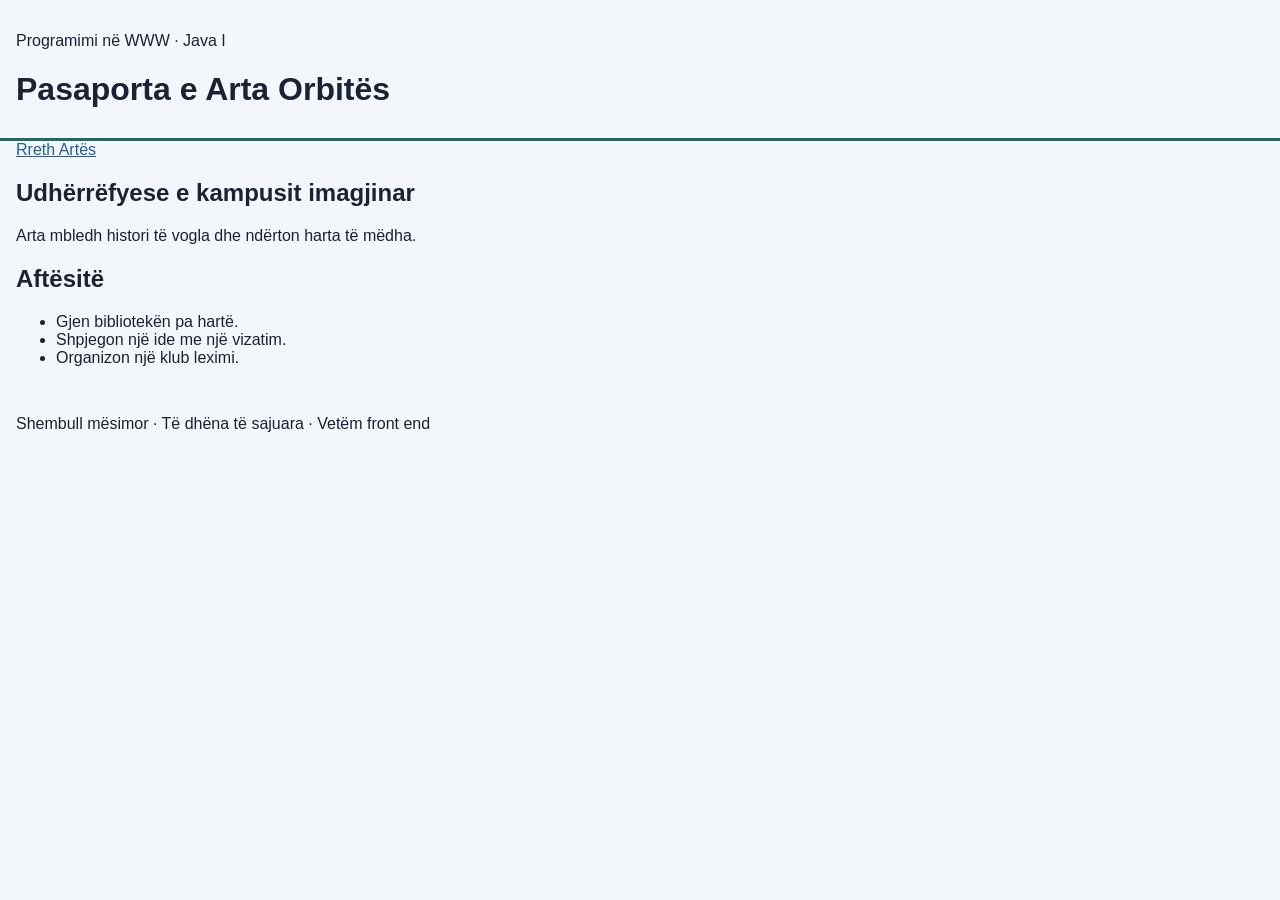
<file: JavaI/index.html>
<!DOCTYPE html>
<html lang="sq">
<head>
  <meta charset="UTF-8">
  <meta name="viewport" content="width=device-width, initial-scale=1.0">
  <title>Pasaporta e Arta Orbitës</title>
  <link rel="stylesheet" href="style.css">
</head>
<body>
  <header>
    <p>Programimi në WWW · Java I</p>
    <h1>Pasaporta e Arta Orbitës</h1>
  </header>
  <main>
    <nav>
      <a href="rreth.html">Rreth Artës</a>
    </nav>
    <h2>Udhërrëfyese e kampusit imagjinar</h2>
    <p>Arta mbledh histori të vogla dhe ndërton harta të mëdha.</p>
    <h2>Aftësitë</h2>
    <ul>
      <li>Gjen bibliotekën pa hartë.</li>
      <li>Shpjegon një ide me një vizatim.</li>
      <li>Organizon një klub leximi.</li>
    </ul>
  </main>
  <footer>
    <p>Shembull mësimor · Të dhëna të sajuara · Vetëm front end</p>
  </footer>
</body>
</html>
</file>
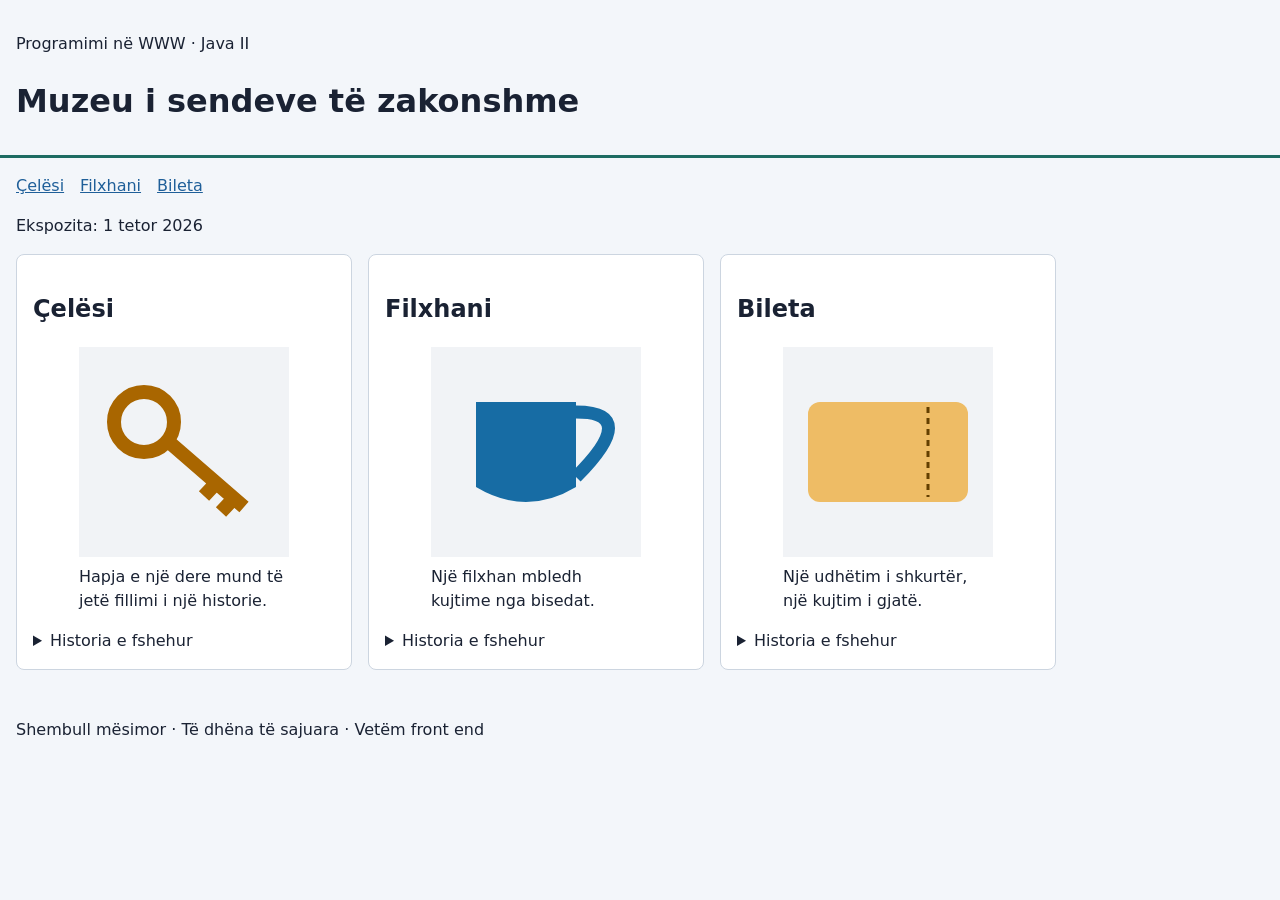
<file: JavaII/index.html>
<!doctype html>
<html lang="sq">
  <head>
    <meta charset="UTF-8" />
    <meta name="viewport" content="width=device-width, initial-scale=1" />
    <title>Muzeu i sendeve të zakonshme</title>
    <link rel="stylesheet" href="style.css" />
  </head>
  <body>
    <a class="skip" href="#main">Kalo te përmbajtja</a>
    <header>
      <p>Programimi në WWW · Java II</p>
      <h1>Muzeu i sendeve të zakonshme</h1>
    </header>
    <main id="main">
      <nav aria-label="Sendet e ekspozitës">
        <ul>
          <li><a href="#celesi">Çelësi</a></li>
          <li><a href="#filxhani">Filxhani</a></li>
          <li><a href="#bileta">Bileta</a></li>
        </ul>
      </nav>
      <p>Ekspozita: <time datetime="2026-10-01">1 tetor 2026</time></p>

      <section class="galeria" aria-label="Sendet e muzeut">
        <article id="celesi" class="karta">
          <h2>Çelësi</h2>
          <figure>
            <img src="celesi.svg" alt="Çelës i vjetër ngjyrë bronzi me kokë të rrumbullakët" width="210" height="210" />
            <figcaption>Hapja e një dere mund të jetë fillimi i një historie.</figcaption>
          </figure>
          <details>
            <summary>Historia e fshehur</summary>
            <p>Ky çelës u gjet në xhepin e një palltoje të harruar në bibliotekë. Askush nuk e di cilën derë hap.</p>
          </details>
        </article>

        <article id="filxhani" class="karta">
          <h2>Filxhani</h2>
          <figure>
            <img src="filxhani.svg" alt="Filxhan blu me dorezë të rrumbullakët" width="210" height="210" />
            <figcaption>Një filxhan mbledh kujtime nga bisedat.</figcaption>
          </figure>
          <details>
            <summary>Historia e fshehur</summary>
            <p>Nga ky filxhan u pi çaji i parë i klubit të leximit. Që atëherë, çdo takim nis me të.</p>
          </details>
        </article>

        <article id="bileta" class="karta">
          <h2>Bileta</h2>
          <figure>
            <img src="bileta.svg" alt="Biletë e verdhë me vijë të ndërprerë për t'u shqyer" width="210" height="210" />
            <figcaption>Një udhëtim i shkurtër, një kujtim i gjatë.</figcaption>
          </figure>
          <details>
            <summary>Historia e fshehur</summary>
            <p>Bileta e një treni të mbrëmjes drejt detit. Pjesa e shqyer mbeti te kontrollori.</p>
          </details>
        </article>
      </section>
    </main>
    <footer>Shembull mësimor · Të dhëna të sajuara · Vetëm front end</footer>
  </body>
</html>
</file>
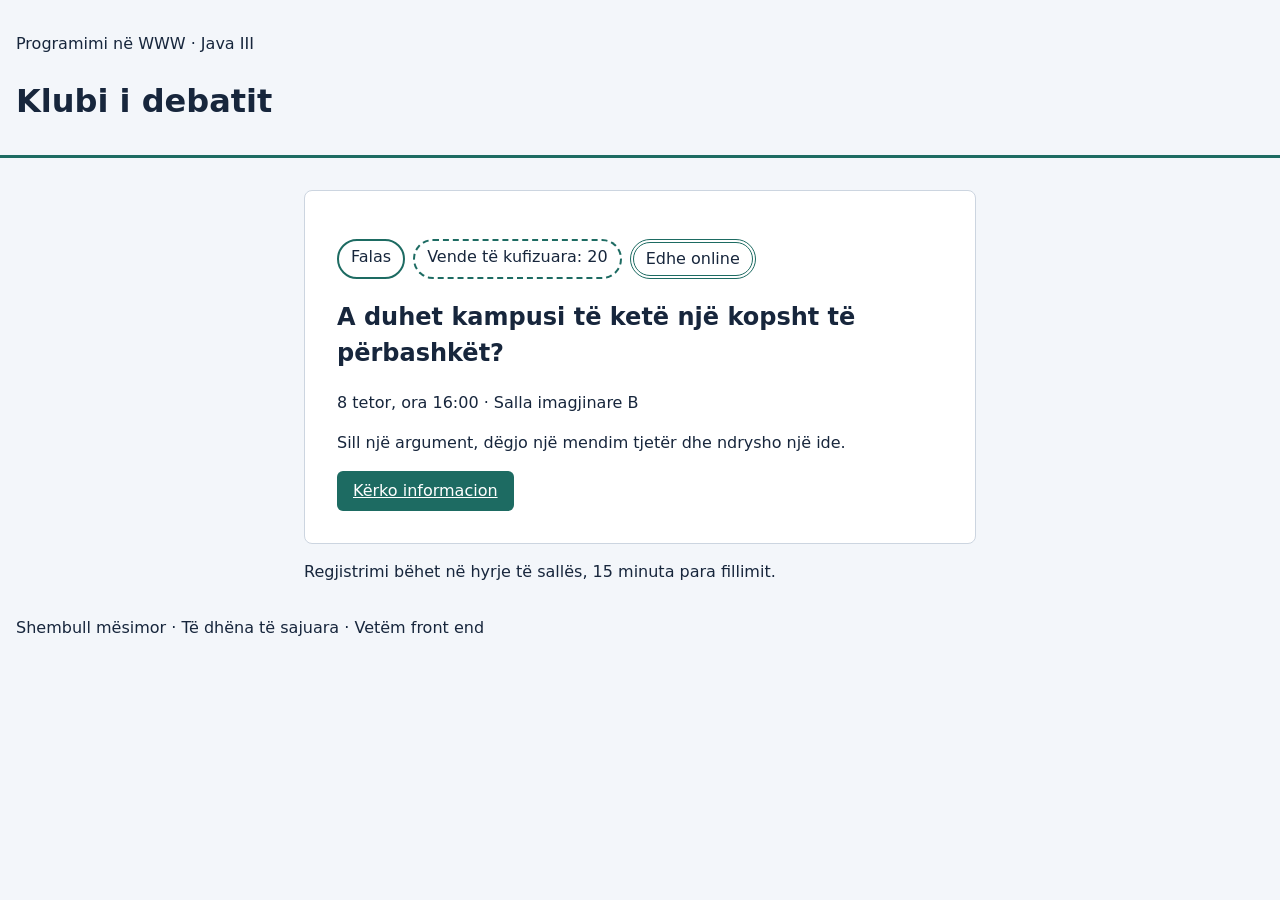
<file: JavaIII/index.html>
<!doctype html>
<html lang="sq">
  <head>
    <meta charset="UTF-8" />
    <meta name="viewport" content="width=device-width, initial-scale=1" />
    <title>Klubi i debatit</title>
    <link rel="stylesheet" href="style.css" />
    <link rel="stylesheet" href="gabime.css" />
  </head>
  <body>
    <a class="skip" href="#main">Kalo te përmbajtja</a>
    <header class="koka">
      <p>Programimi në WWW · Java III</p>
      <h1>Klubi i debatit</h1>
    </header>
    <main id="main">
      <article id="poster" class="poster">
        <ul class="etiketat" aria-label="Informata për hyrjen">
          <li class="etiketa etiketa--falas">Falas</li>
          <li class="etiketa etiketa--kufizuar">Vende të kufizuara: 20</li>
          <li class="etiketa etiketa--online">Edhe online</li>
        </ul>
        <h2>A duhet kampusi të ketë një kopsht të përbashkët?</h2>
        <p><time datetime="2026-10-08T16:00">8 tetor, ora 16:00</time> · Salla imagjinare B</p>
        <p>Sill një argument, dëgjo një mendim tjetër dhe ndrysho një ide.</p>
        <a class="butoni" href="#regjistrimi">Kërko informacion</a>
      </article>
      <p id="regjistrimi" class="shenim">Regjistrimi bëhet në hyrje të sallës, 15 minuta para fillimit.</p>
    </main>
    <footer>Shembull mësimor · Të dhëna të sajuara · Vetëm front end</footer>
  </body>
</html>
</file>
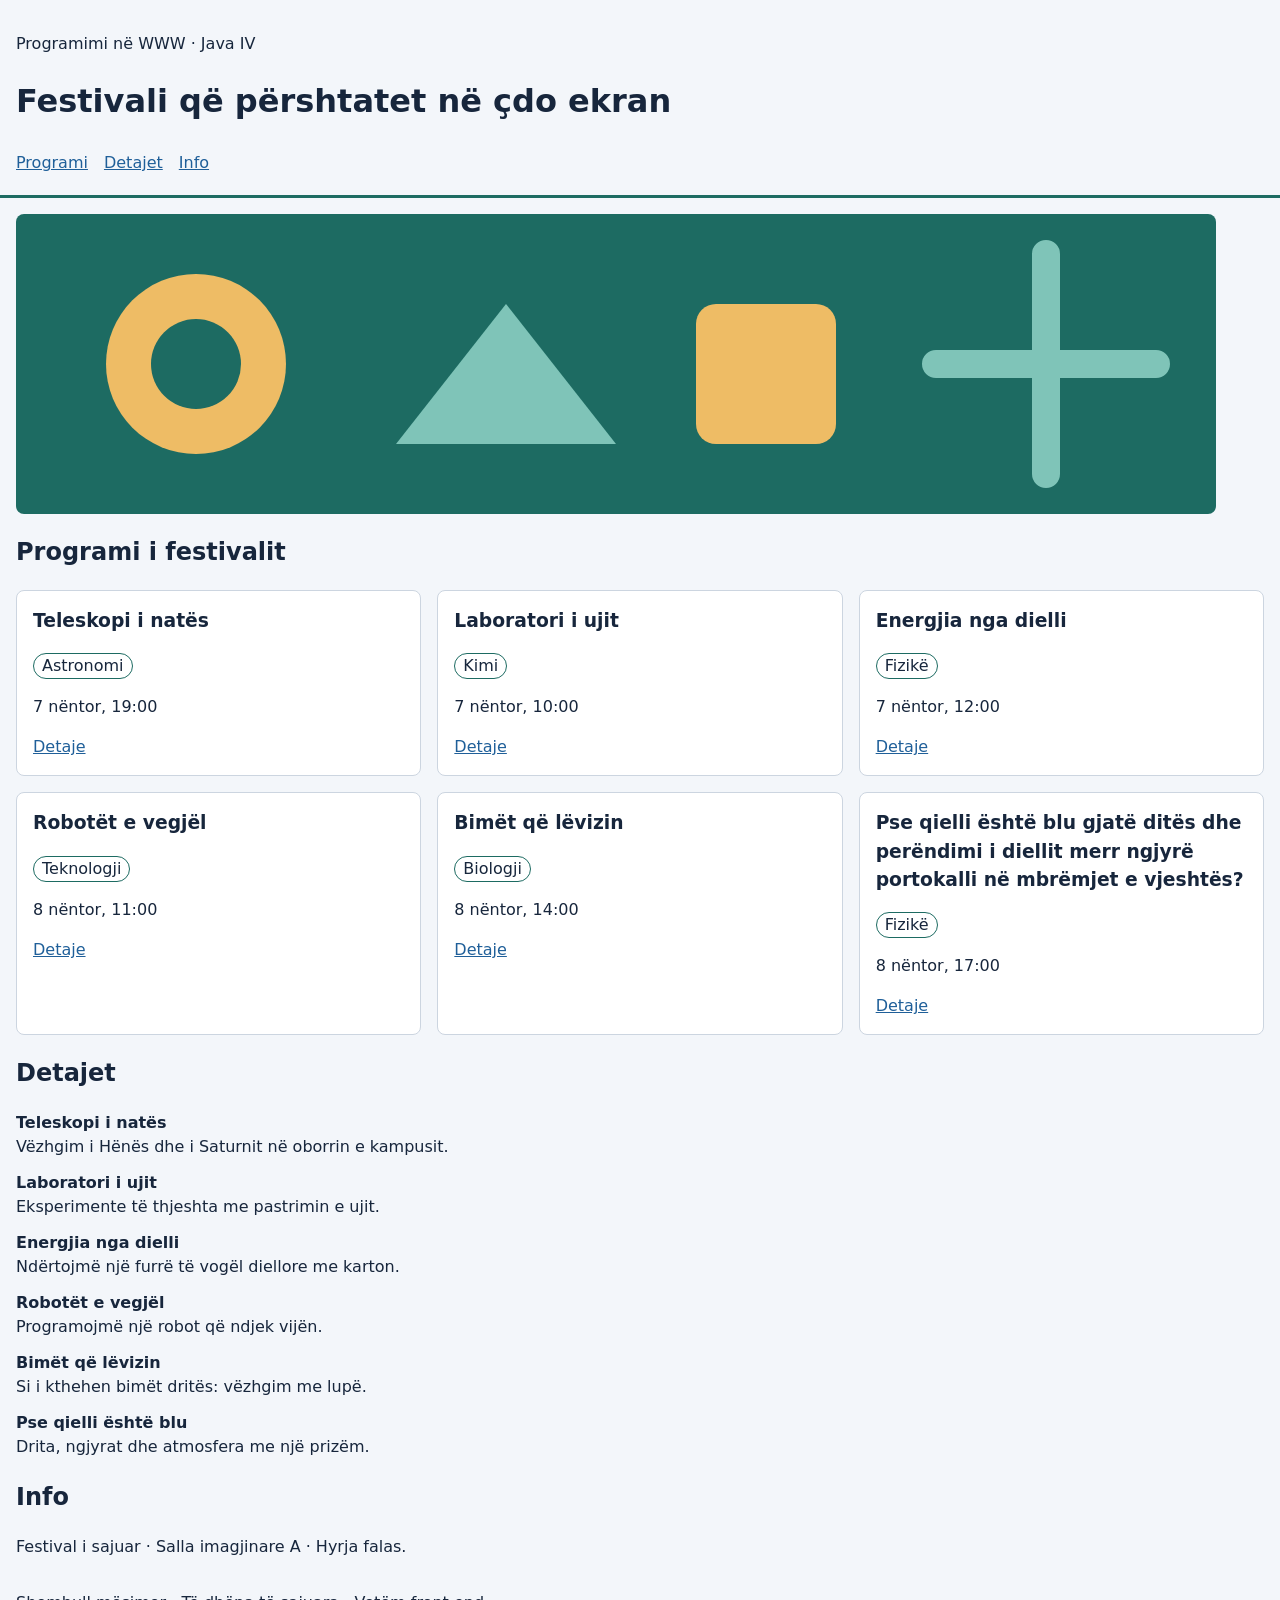
<file: JavaIV/index.html>
<!doctype html>
<html lang="sq">
  <head>
    <meta charset="UTF-8" />
    <meta name="viewport" content="width=device-width, initial-scale=1" />
    <title>Festivali që përshtatet në çdo ekran</title>
    <link rel="stylesheet" href="style.css" />
  </head>
  <body>
    <a class="skip" href="#main">Kalo te përmbajtja</a>
    <header class="koka">
      <p>Programimi në WWW · Java IV</p>
      <h1>Festivali që përshtatet në çdo ekran</h1>
      <nav aria-label="Menuja kryesore">
        <ul class="menuja">
          <li><a href="#programi">Programi</a></li>
          <li><a href="#detajet">Detajet</a></li>
          <li><a href="#info">Info</a></li>
        </ul>
      </nav>
    </header>
    <main id="main">
      <img class="banner" src="festivali.svg" alt="Figura gjeometrike me ngjyra që simbolizojnë festivalin shkencor" width="1200" height="300" />

      <section id="programi">
        <h2>Programi i festivalit</h2>
        <div class="kartat">
          <article class="karta">
            <h3>Teleskopi i natës</h3>
            <p class="kategoria">Astronomi</p>
            <p><time datetime="2026-11-07T19:00">7 nëntor, 19:00</time></p>
            <a href="#d-teleskopi">Detaje</a>
          </article>
          <article class="karta">
            <h3>Laboratori i ujit</h3>
            <p class="kategoria">Kimi</p>
            <p><time datetime="2026-11-07T10:00">7 nëntor, 10:00</time></p>
            <a href="#d-uji">Detaje</a>
          </article>
          <article class="karta">
            <h3>Energjia nga dielli</h3>
            <p class="kategoria">Fizikë</p>
            <p><time datetime="2026-11-07T12:00">7 nëntor, 12:00</time></p>
            <a href="#d-energjia">Detaje</a>
          </article>
          <article class="karta">
            <h3>Robotët e vegjël</h3>
            <p class="kategoria">Teknologji</p>
            <p><time datetime="2026-11-08T11:00">8 nëntor, 11:00</time></p>
            <a href="#d-robotet">Detaje</a>
          </article>
          <article class="karta">
            <h3>Bimët që lëvizin</h3>
            <p class="kategoria">Biologji</p>
            <p><time datetime="2026-11-08T14:00">8 nëntor, 14:00</time></p>
            <a href="#d-bimet">Detaje</a>
          </article>
          <article class="karta">
            <h3>Pse qielli është blu gjatë ditës dhe perëndimi i diellit merr ngjyrë portokalli në mbrëmjet e vjeshtës?</h3>
            <p class="kategoria">Fizikë</p>
            <p><time datetime="2026-11-08T17:00">8 nëntor, 17:00</time></p>
            <a href="#d-qielli">Detaje</a>
          </article>
        </div>
      </section>

      <section id="detajet">
        <h2>Detajet</h2>
        <dl>
          <dt id="d-teleskopi">Teleskopi i natës</dt>
          <dd>Vëzhgim i Hënës dhe i Saturnit në oborrin e kampusit.</dd>
          <dt id="d-uji">Laboratori i ujit</dt>
          <dd>Eksperimente të thjeshta me pastrimin e ujit.</dd>
          <dt id="d-energjia">Energjia nga dielli</dt>
          <dd>Ndërtojmë një furrë të vogël diellore me karton.</dd>
          <dt id="d-robotet">Robotët e vegjël</dt>
          <dd>Programojmë një robot që ndjek vijën.</dd>
          <dt id="d-bimet">Bimët që lëvizin</dt>
          <dd>Si i kthehen bimët dritës: vëzhgim me lupë.</dd>
          <dt id="d-qielli">Pse qielli është blu</dt>
          <dd>Drita, ngjyrat dhe atmosfera me një prizëm.</dd>
        </dl>
      </section>

      <section id="info">
        <h2>Info</h2>
        <p>Festival i sajuar · Salla imagjinare A · Hyrja falas.</p>
      </section>
    </main>
    <footer>Shembull mësimor · Të dhëna të sajuara · Vetëm front end</footer>
  </body>
</html>
</file>
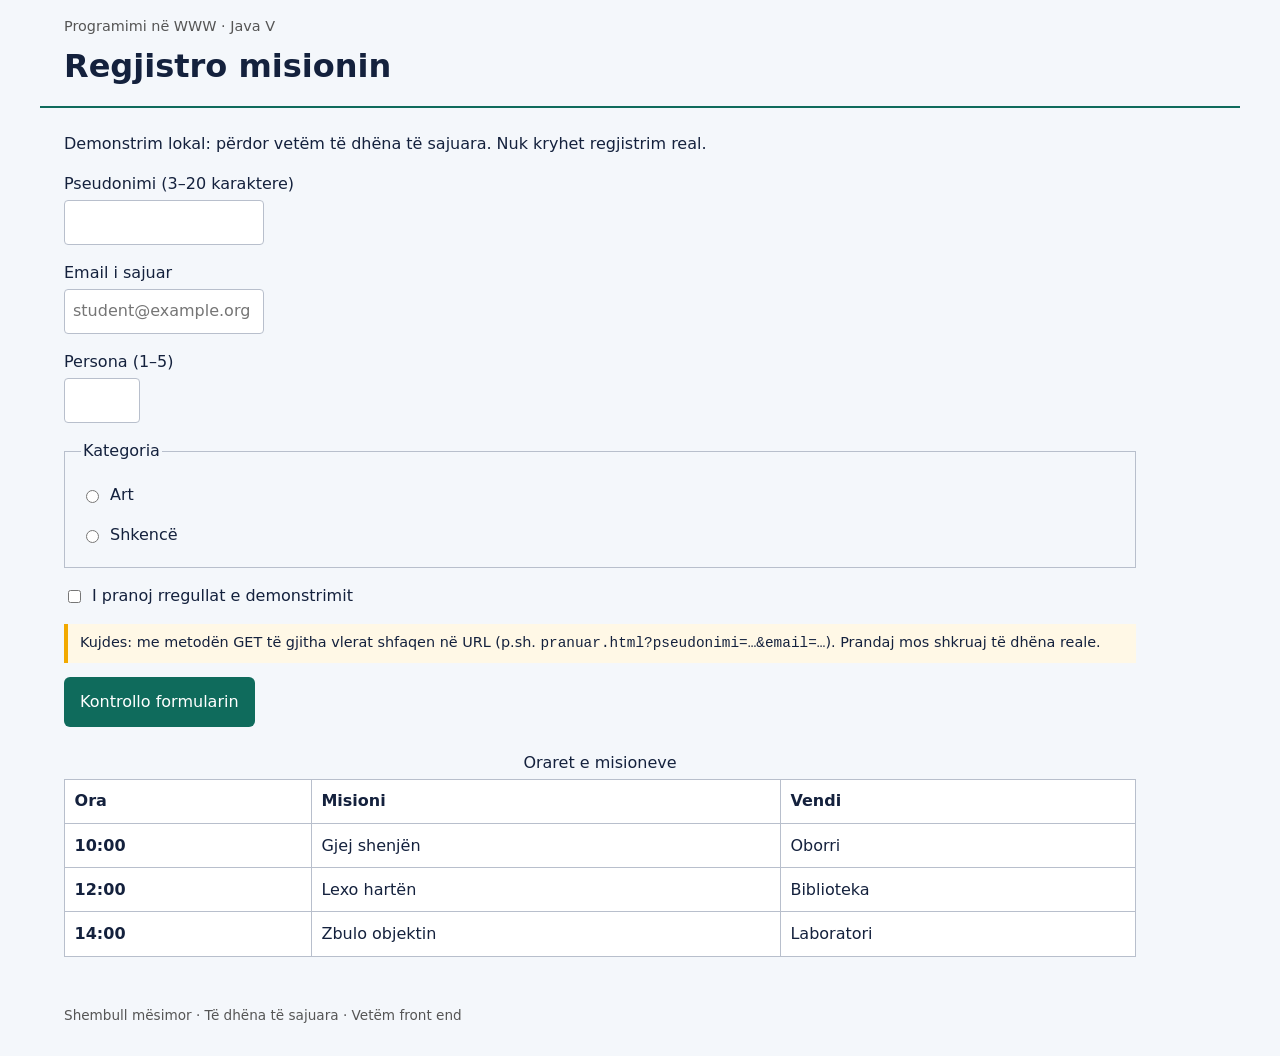
<file: Fillimi_JavaV/Fillimi/index.html>
<!doctype html>
<html lang="sq">
  <head>
    <meta charset="UTF-8" />
    <meta name="viewport" content="width=device-width, initial-scale=1" />
    <title>Formulari i misionit sekret</title>
    <link rel="stylesheet" href="style.css" />
  </head>
  <body>
    <a class="skip" href="#main">Kalo te përmbajtja</a>
    <header>
      <p>Programimi në WWW · Java V</p>
      <h1>Regjistro misionin</h1>
    </header>

    <main id="main">
      <p class="shenim">
        Demonstrim lokal: përdor vetëm të dhëna të sajuara. Nuk kryhet regjistrim real.
      </p>

      <!-- method="get": vlerat dërgohen në URL te pranuar.html; asgjë nuk ruhet në server. -->
      <form action="pranuar.html" method="get">
        <p>
          <label for="pseudonimi">Pseudonimi (3–20 karaktere)</label>
          <input
            type="text"
            id="pseudonimi"
            name="pseudonimi"
            required
            minlength="3"
            maxlength="20"
            autocomplete="off"
          />
        </p>

        <p>
          <label for="email">Email i sajuar</label>
          <input
            type="email"
            id="email"
            name="email"
            required
            placeholder="student@example.org"
          />
        </p>

        <p>
          <label for="persona">Persona (1–5)</label>
          <input
            type="number"
            id="persona"
            name="persona"
            required
            min="1"
            max="5"
            step="1"
            class="i-shkurter"
          />
        </p>

        <fieldset>
          <legend>Kategoria</legend>
          <p>
            <input type="radio" id="kat-art" name="kategoria" value="Art" required />
            <label for="kat-art">Art</label>
          </p>
          <p>
            <input type="radio" id="kat-shkence" name="kategoria" value="Shkencë" />
            <label for="kat-shkence">Shkencë</label>
          </p>
        </fieldset>

        <p>
          <input type="checkbox" id="rregullat" name="rregullat" value="po" required />
          <label for="rregullat">I pranoj rregullat e demonstrimit</label>
        </p>

        <p class="kujdes">
          Kujdes: me metodën GET të gjitha vlerat shfaqen në URL (p.sh.
          <code>pranuar.html?pseudonimi=…&amp;email=…</code>). Prandaj mos shkruaj të dhëna reale.
        </p>

        <button type="submit">Kontrollo formularin</button>
      </form>

      <table>
        <caption>Oraret e misioneve</caption>
        <thead>
          <tr>
            <th scope="col">Ora</th>
            <th scope="col">Misioni</th>
            <th scope="col">Vendi</th>
          </tr>
        </thead>
        <tbody>
          <tr>
            <th scope="row">10:00</th>
            <td>Gjej shenjën</td>
            <td>Oborri</td>
          </tr>
          <tr>
            <th scope="row">12:00</th>
            <td>Lexo hartën</td>
            <td>Biblioteka</td>
          </tr>
          <tr>
            <th scope="row">14:00</th>
            <td>Zbulo objektin</td>
            <td>Laboratori</td>
          </tr>
        </tbody>
      </table>
    </main>

    <footer>Shembull mësimor · Të dhëna të sajuara · Vetëm front end</footer>
  </body>
</html>
</file>
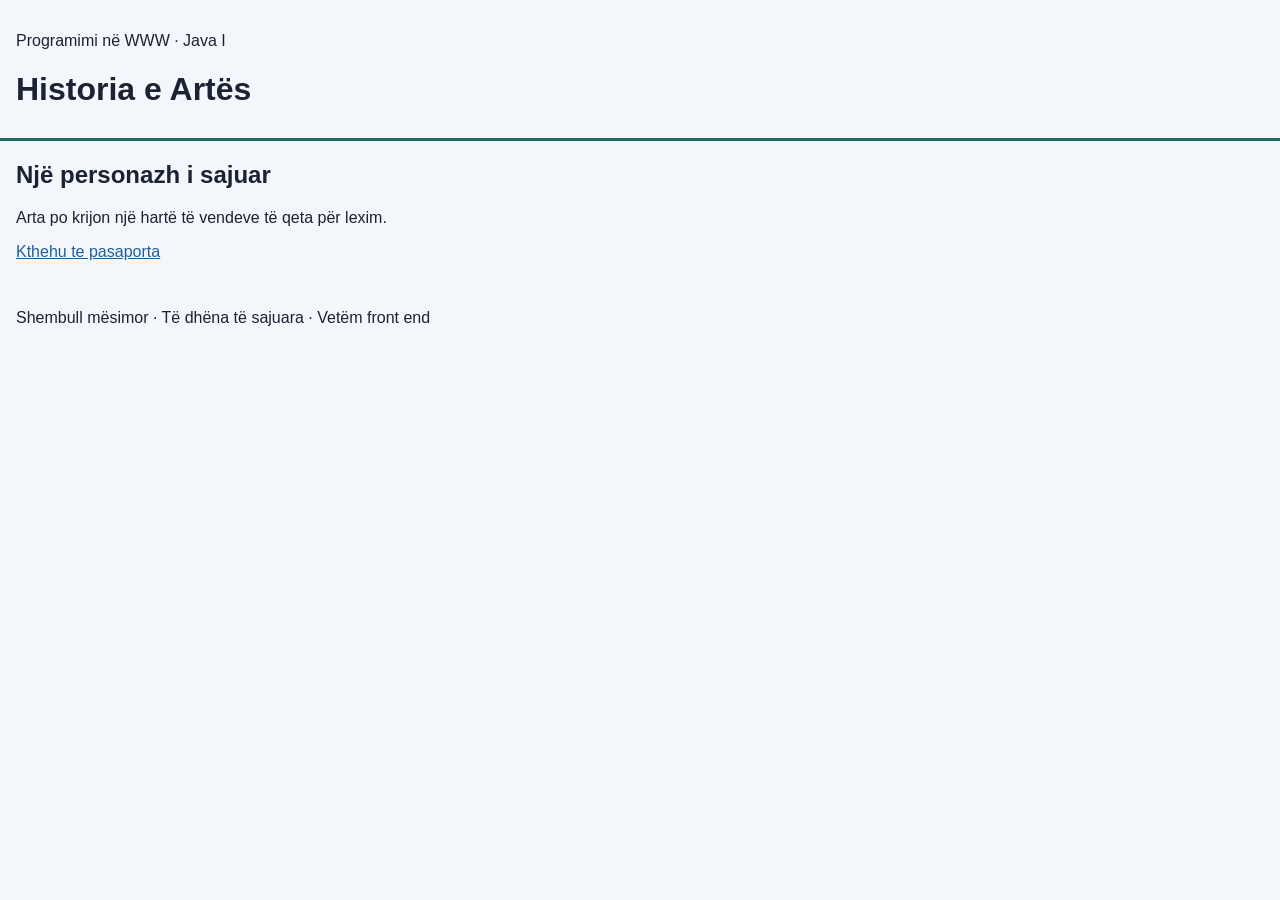
<file: JavaI/rreth.html>
<!DOCTYPE html>
<html lang="sq">
<head>
  <meta charset="UTF-8">
  <meta name="viewport" content="width=device-width, initial-scale=1.0">
  <title>Historia e Artës</title>
  <link rel="stylesheet" href="style.css">
</head>
<body>
  <header>
    <p>Programimi në WWW · Java I</p>
    <h1>Historia e Artës</h1>
  </header>
  <main>
    <h2>Një personazh i sajuar</h2>
    <p>Arta po krijon një hartë të vendeve të qeta për lexim.</p>
    <p><a href="index.html">Kthehu te pasaporta</a></p>
  </main>
  <footer>
    <p>Shembull mësimor · Të dhëna të sajuara · Vetëm front end</p>
  </footer>
</body>
</html>
</file>
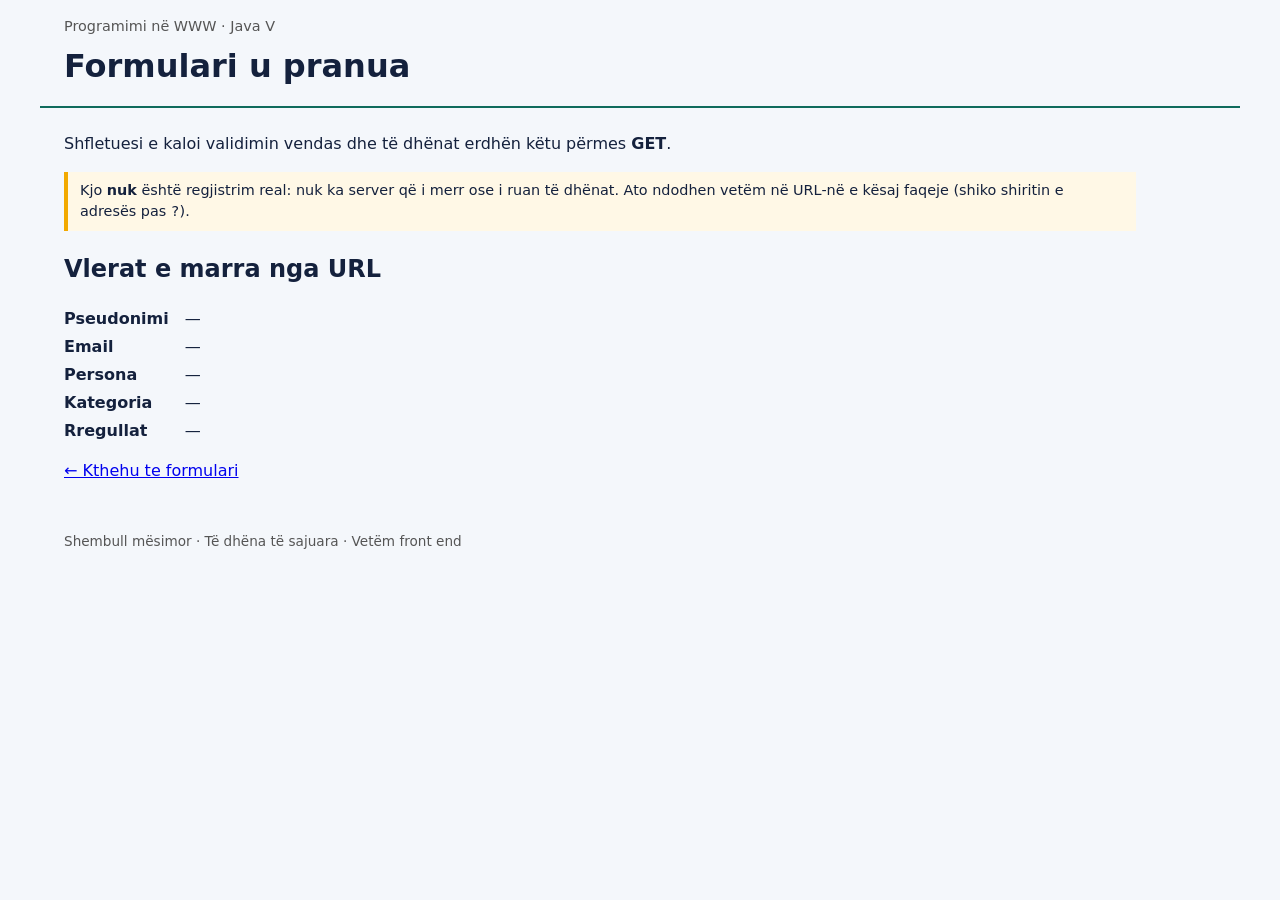
<file: Fillimi_JavaV/Fillimi/pranuar.html>
<!doctype html>
<html lang="sq">
  <head>
    <meta charset="UTF-8" />
    <meta name="viewport" content="width=device-width, initial-scale=1" />
    <title>Formulari u pranua</title>
    <link rel="stylesheet" href="style.css" />
  </head>
  <body>
    <a class="skip" href="#main">Kalo te përmbajtja</a>
    <header>
      <p>Programimi në WWW · Java V</p>
      <h1>Formulari u pranua</h1>
    </header>

    <main id="main">
      <p>
        Shfletuesi e kaloi validimin vendas dhe të dhënat erdhën këtu përmes
        <strong>GET</strong>.
      </p>
      <p class="kujdes">
        Kjo <strong>nuk</strong> është regjistrim real: nuk ka server që i merr ose i ruan të
        dhënat. Ato ndodhen vetëm në URL-në e kësaj faqeje (shiko shiritin e adresës pas
        <code>?</code>).
      </p>

      <h2>Vlerat e marra nga URL</h2>
      <dl id="vlerat">
        <dt>Pseudonimi</dt><dd data-emri="pseudonimi">—</dd>
        <dt>Email</dt><dd data-emri="email">—</dd>
        <dt>Persona</dt><dd data-emri="persona">—</dd>
        <dt>Kategoria</dt><dd data-emri="kategoria">—</dd>
        <dt>Rregullat</dt><dd data-emri="rregullat">—</dd>
      </dl>

      <p><a href="index.html">← Kthehu te formulari</a></p>
    </main>

    <footer>Shembull mësimor · Të dhëna të sajuara · Vetëm front end</footer>

    <script>
      // Lexon parametrat GET dhe i shfaq si tekst (textContent, jo innerHTML).
      const params = new URLSearchParams(window.location.search);
      document.querySelectorAll("[data-emri]").forEach((dd) => {
        const vlera = params.get(dd.dataset.emri);
        if (vlera) dd.textContent = vlera;
      });
    </script>
  </body>
</html>
</file>
<file: JavaI/style.css>
body {
  margin: 0;
  font-family: "Segoe UI", Arial, sans-serif;
  background: #f3f6fa;
  color: #1a2233;
}
header {
  padding: 1rem 1rem 0.5rem;
  border-bottom: 3px solid #1d6b62;
}
main, footer {
  padding: 0 1rem;
}
footer {
  margin-top: 3rem;
}
a {
  color: #1f5f99;
}
</file>
<file: JavaII/style.css>
* {
  box-sizing: border-box;
}
body {
  margin: 0;
  font-family: system-ui, "Segoe UI", Arial, sans-serif;
  background: #f3f6fa;
  color: #1a2233;
  line-height: 1.5;
}
.skip {
  position: absolute;
  left: -999px;
}
.skip:focus {
  left: 1rem;
  top: 1rem;
  padding: 0.5rem;
  background: #fff;
}
header {
  padding: 1rem 1rem 0.5rem;
  border-bottom: 3px solid #1d6b62;
}
main,
footer {
  padding: 0 1rem;
}
footer {
  margin: 3rem 0 1rem;
}
a {
  color: #1f5f99;
}
nav ul {
  display: flex;
  gap: 1rem;
  padding: 0;
  list-style: none;
}
.galeria {
  display: grid;
  grid-template-columns: repeat(auto-fit, minmax(240px, 1fr));
  gap: 1rem;
  max-width: 1040px;
}
.karta {
  padding: 1rem;
  background: #fff;
  border: 1px solid #ccd5e0;
  border-radius: 8px;
}
figure {
  margin: 0 auto;
  max-width: 210px;
}
img {
  display: block;
  max-width: 100%;
  height: auto;
  background: #f1f3f6;
}
figcaption {
  margin-top: 0.5rem;
}
details {
  margin-top: 1rem;
}
summary {
  cursor: pointer;
}
</file>
<file: JavaIII/style.css>
:root {
  --ngjyra-teksti: #17263c;
  --ngjyra-sfondi: #f3f6fa;
  --ngjyra-paneli: #fff;
  --ngjyra-kryesore: #1d6b62;
  --ngjyra-kufiri: #ccd5e0;
  --ngjyra-fokusi: #e08a00;
  --hapesire-s: 0.5rem;
  --hapesire-m: 1rem;
  --hapesire-l: 2rem;
  --rrumbullakimi: 8px;
}
* {
  box-sizing: border-box;
}
body {
  margin: 0;
  font-family: system-ui, "Segoe UI", Arial, sans-serif;
  line-height: 1.5;
  color: var(--ngjyra-teksti);
  background: var(--ngjyra-sfondi);
}
.skip {
  position: absolute;
  left: -999px;
}
.skip:focus {
  left: var(--hapesire-m);
  top: var(--hapesire-m);
  padding: var(--hapesire-s);
  background: var(--ngjyra-paneli);
}
.koka {
  padding: var(--hapesire-m) var(--hapesire-m) var(--hapesire-s);
  border-bottom: 3px solid var(--ngjyra-kryesore);
}
main,
footer {
  padding: var(--hapesire-l) var(--hapesire-m) 0;
}
.poster {
  max-width: 42rem;
  margin: 0 auto;
  padding: var(--hapesire-l);
  background: var(--ngjyra-paneli);
  border: 1px solid var(--ngjyra-kufiri);
  border-radius: var(--rrumbullakimi);
}
.etiketat {
  display: flex;
  flex-wrap: wrap;
  gap: var(--hapesire-s);
  padding: 0;
  list-style: none;
}
.etiketa {
  padding: 0.25rem 0.75rem;
  border: 2px solid var(--ngjyra-kryesore);
  border-radius: 999px;
}
/* Etiketat dallohen edhe me tekst e me stil të kufirit, jo vetëm me ngjyrë. */
.etiketa--kufizuar {
  border-style: dashed;
}
.etiketa--online {
  border-style: double;
  border-width: 4px;
}
.butoni {
  display: inline-block;
  padding: var(--hapesire-s) var(--hapesire-m);
  color: #fff;
  background: var(--ngjyra-kryesore);
  border-radius: 6px;
}
.butoni:hover {
  background: #14524b;
}
a:focus-visible {
  outline: 3px solid var(--ngjyra-fokusi);
  outline-offset: 3px;
}
.shenim {
  max-width: 42rem;
  margin: var(--hapesire-m) auto 0;
}
</file>
<file: JavaIII/gabime.css>
/* Diagnoza:
   1. #poster (ID) ka specifikë më të lartë se .poster (klasë), prandaj
      color: white fitonte mbi color: #17263c → tekst i bardhë mbi sfond të bardhë.
   2. width: 700px + padding 80px në të dy anët = 860px > 360px → paneli dilte nga ekrani.
   Riparimi (pa !important): rregulli me ID u hoq, ngjyrat mbesin te .poster,
   ndërsa gjerësia u bë fleksibile me max-width dhe box-sizing: border-box. */
.poster {
  color: var(--ngjyra-teksti);
  background: var(--ngjyra-paneli);
  width: 100%;
  max-width: 42rem;
}
@media (max-width: 400px) {
  .poster {
    padding: var(--hapesire-m);
  }
}
</file>
<file: JavaIV/style.css>
:root {
  --teksti: #17263c;
  --sfondi: #f3f6fa;
  --paneli: #fff;
  --kryesore: #1d6b62;
  --kufiri: #ccd5e0;
  --hapesira: 1rem;
}
* {
  box-sizing: border-box;
}
body {
  margin: 0;
  font-family: system-ui, "Segoe UI", sans-serif;
  line-height: 1.5;
  color: var(--teksti);
  background: var(--sfondi);
}
.skip {
  position: absolute;
  left: -999px;
}
.skip:focus {
  left: var(--hapesira);
  top: var(--hapesira);
  padding: 0.5rem;
  background: var(--paneli);
}
.koka,
main,
footer {
  padding: 0 var(--hapesira);
}
.koka {
  padding-top: var(--hapesira);
  border-bottom: 3px solid var(--kryesore);
}
footer {
  margin: 2rem 0 var(--hapesira);
}

/* Menuja fleksibile: lidhjet kalojnë në rresht të ri kur s'ka vend */
.menuja {
  display: flex;
  flex-wrap: wrap;
  gap: 0.5rem 1rem;
  padding: 0;
  list-style: none;
}
.menuja a {
  display: inline-block;
  padding: 0.25rem 0;
}
a {
  color: #1f5f99;
}
a:focus-visible {
  outline: 3px solid var(--kryesore);
  outline-offset: 3px;
}

/* Imazh fleksibël: nuk del kurrë më i gjerë se prindi */
.banner {
  display: block;
  max-width: 100%;
  height: auto;
  margin-top: var(--hapesira);
  border-radius: 8px;
}

/* Grid: 1 kolonë nën 600px, 2 nga 600 deri në 899px, 3 nga 900px */
.kartat {
  display: grid;
  grid-template-columns: 1fr;
  gap: var(--hapesira);
}
@media (min-width: 600px) {
  .kartat {
    grid-template-columns: repeat(2, 1fr);
  }
}
@media (min-width: 900px) {
  .kartat {
    grid-template-columns: repeat(3, 1fr);
  }
}

/* Pa lartësi fikse; teksti i gjatë thyhet brenda kartës */
.karta {
  min-width: 0;
  padding: var(--hapesira);
  background: var(--paneli);
  border: 1px solid var(--kufiri);
  border-radius: 8px;
  overflow-wrap: anywhere;
}
.karta h3 {
  margin-top: 0;
}
.kategoria {
  display: inline-block;
  margin: 0;
  padding: 0 0.5rem;
  border: 1px solid var(--kryesore);
  border-radius: 999px;
}

dt {
  font-weight: bold;
}
dd {
  margin: 0 0 0.75rem;
}
</file>
<file: Fillimi_JavaV/Fillimi/style.css>
* {
  box-sizing: border-box;
}

:root {
  --ngjyra: #0f6b5c;
  --teksti: #14213d;
  --sfondi: #f4f7fb;
  --kufiri: #b8bfcc;
}

body {
  font-family: system-ui, sans-serif;
  margin: 0;
  padding: 1rem 2.5rem;
  background: var(--sfondi);
  color: var(--teksti);
  line-height: 1.5;
}

.skip {
  position: absolute;
  left: -999px;
}
.skip:focus {
  left: 1rem;
  top: 1rem;
  background: #fff;
  padding: 0.5rem;
}

header {
  border-bottom: 2px solid var(--ngjyra);
  padding: 0 1.5rem 1rem;
  margin-bottom: 1.5rem;
}
header p {
  margin: 0;
  font-size: 0.9rem;
  color: #555;
}
header h1 {
  margin: 0.25rem 0 0;
}

main {
  padding: 0 1.5rem;
  max-width: 70rem;
}

label {
  display: block;
  margin-bottom: 0.25rem;
}

input[type="text"],
input[type="email"],
input[type="number"] {
  width: 12.5rem;
  padding: 0.6rem 0.5rem;
  border: 1px solid var(--kufiri);
  border-radius: 4px;
  font: inherit;
}
.i-shkurter {
  width: 4.75rem !important;
}

input:focus-visible,
button:focus-visible {
  outline: 3px solid #f2a900;
  outline-offset: 2px;
}

/* Fusha e plotësuar gabim, pasi përdoruesi ka shkruar diçka */
input:user-invalid {
  border-color: #b3261e;
  background: #fff5f5;
}

fieldset {
  border: 1px solid var(--kufiri);
  padding: 0.25rem 1rem;
  margin: 1rem 0;
}
fieldset p,
p:has(> input[type="checkbox"]) {
  display: flex;
  align-items: center;
  gap: 0.5rem;
}
fieldset label,
p:has(> input[type="checkbox"]) label {
  display: inline;
  margin: 0;
}

.kujdes {
  font-size: 0.9rem;
  border-left: 4px solid #f2a900;
  background: #fff8e6;
  padding: 0.5rem 0.75rem;
}

button {
  background: var(--ngjyra);
  color: #fff;
  border: 0;
  border-radius: 6px;
  padding: 0.8rem 1rem;
  font: inherit;
  cursor: pointer;
}
button:hover {
  background: #0b5246;
}

table {
  width: 100%;
  border-collapse: collapse;
  margin: 1.5rem 0;
  background: #fff;
}
caption {
  margin-bottom: 0.25rem;
}
th,
td {
  border: 1px solid var(--kufiri);
  padding: 0.6rem;
  text-align: left;
}

dl {
  display: grid;
  grid-template-columns: max-content 1fr;
  gap: 0.25rem 1rem;
}
dt {
  font-weight: bold;
}
dd {
  margin: 0;
}

footer {
  margin-top: 2rem;
  padding: 1rem 1.5rem;
  font-size: 0.85rem;
  color: #555;
}

@media (max-width: 600px) {
  body {
    padding: 1rem;
  }
  header,
  main {
    padding: 0;
  }
}
</file>
